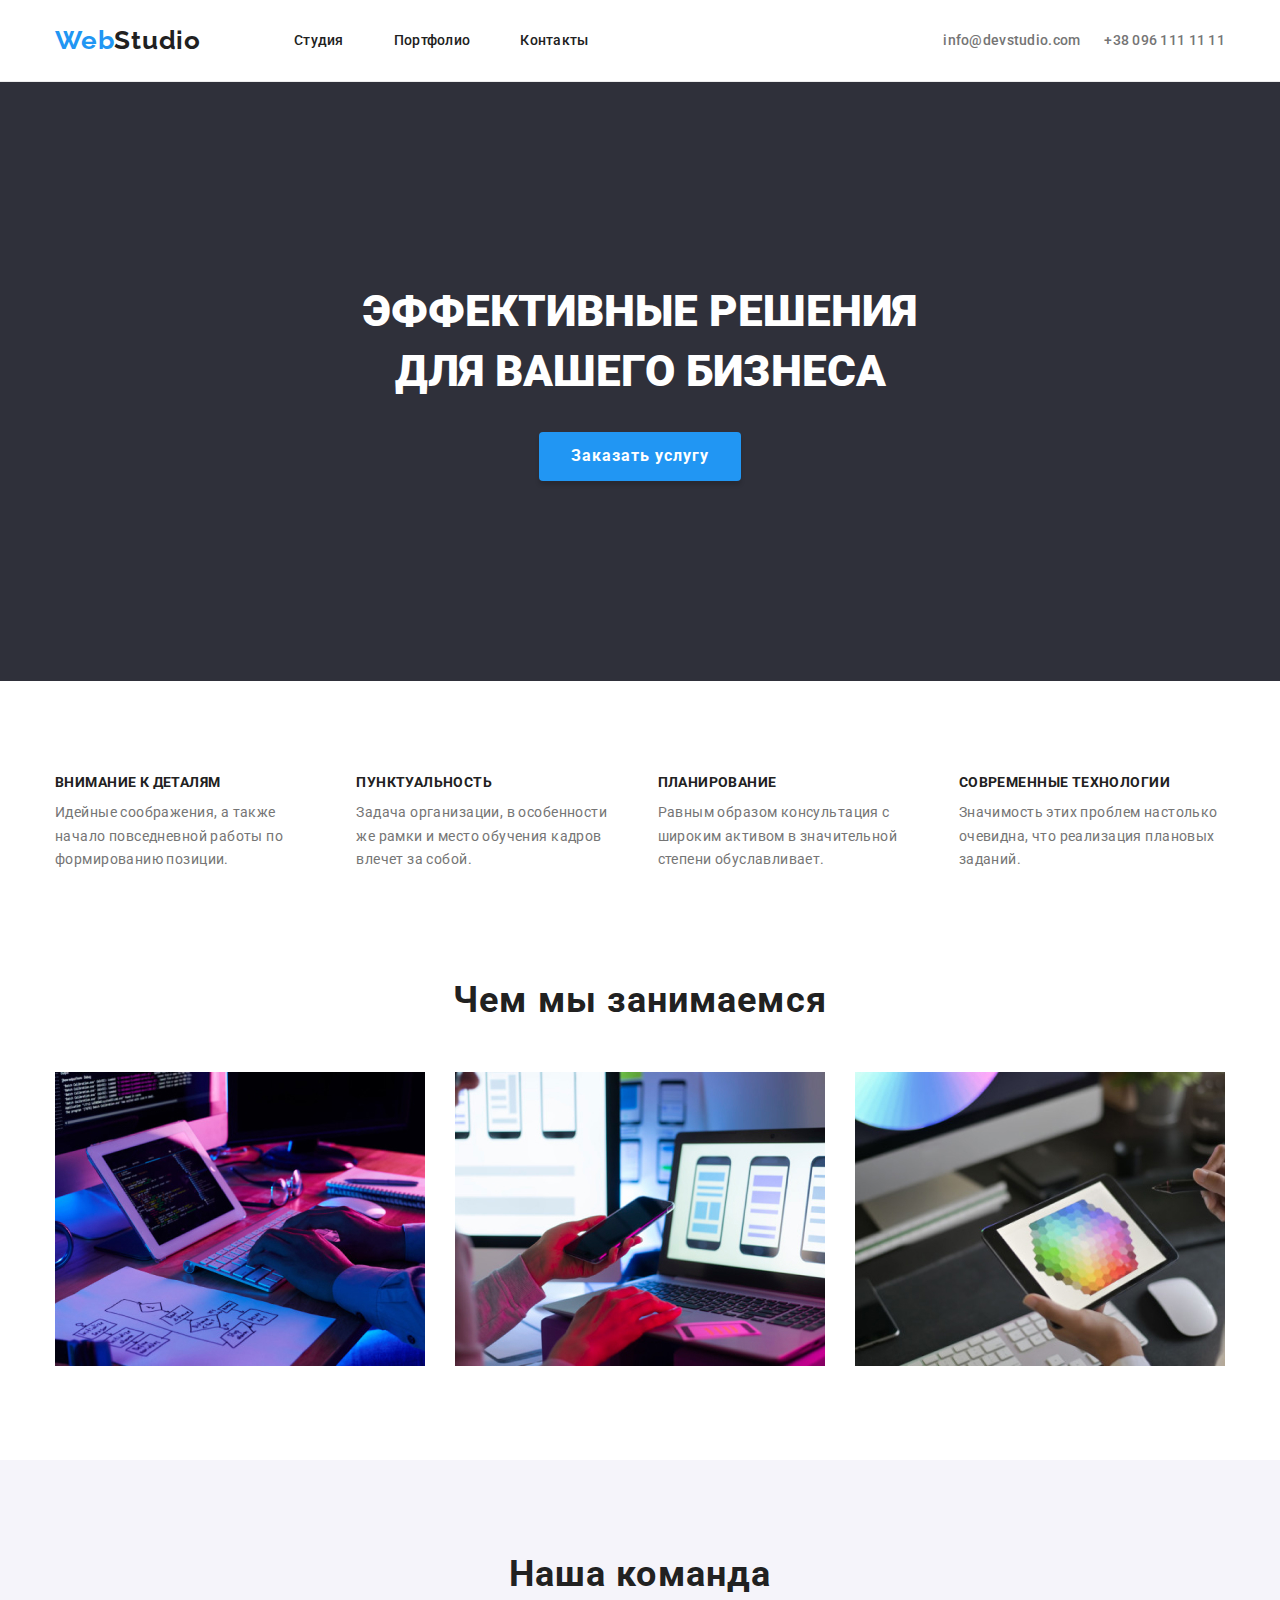
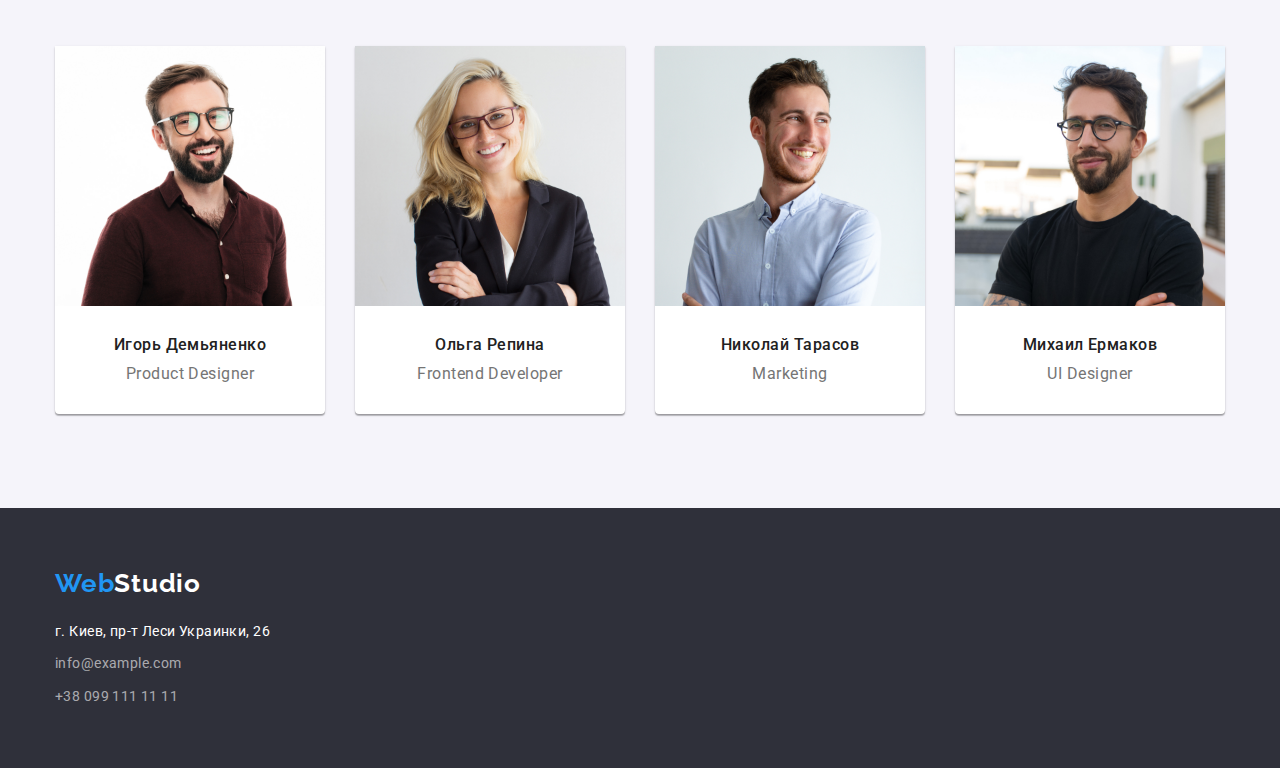
<file: index.html>
<!DOCTYPE html>
<html lang="ru">
  <head>
    <meta charset="UTF-8" />
    <meta http-equiv="X-UA-Compatible" content="IE=edge" />
    <meta name="viewport" content="width=device-width, initial-scale=1.0" />

    <title>Web Studio</title>
    <link
      href="https://fonts.googleapis.com/css2?family=Raleway:wght@700&family=Roboto:wght@400;500;700;900&display=swap"
      rel="stylesheet"
    />
    <link rel="preconnect" href="https://fonts.gstatic.com" crossorigin />
    <link
      rel="stylesheet"
      href="https://cdnjs.cloudflare.com/ajax/libs/modern-normalize/1.0.0/modern-normalize.min.css"
    />
    <link rel="stylesheet" href="./style/style.css" />
  </head>
  <body>
    <!--Шапка сайту-->
    <header>
      <div class="container-header">
        <nav class="navigation">
          <a class="navigation-logo" href="./index.html"
            ><span>Web</span>Studio</a
          >
          <ul class="navigation-list">
            <li>
              <a href="">Студия</a>
            </li>
            <li>
              <a href="./portfolio.html">Портфолио</a>
            </li>
            <li>
              <a href="">Контакты</a>
            </li>
          </ul>
        </nav>
        <a class="navigation-mail" href="mailto:info@devstudio.com">
          info@devstudio.com
        </a>
        <a class="navigation-tel" href="tel:+380961111111">
          +38 096 111 11 11
        </a>
      </div>
    </header>

    <!--Контентна частина сайту-->
    <main>
      <!--Hero-->
      <section class="hero-section">
        <div class="container-hero">
          <h1 class="hero-title">
            Эффективные решения<br />
            для вашего бизнеса
          </h1>
          <button class="hero-button" type="button">Заказать услугу</button>
        </div>
      </section>

      <!--Особливості-->
      <section class="features-section">
        <div class="features-container">
          <h2 class="visually-hidden">Особенности</h2>
          <ul class="features-list list">
            <li class="features-item">
              <h3 class="features-title">Внимание к деталям</h3>
              <p class="features-description">
                Идейные соображения, а также начало повседневной работы по
                формированию позиции.
              </p>
            </li>
            <li class="features-item">
              <h3 class="features-title">Пунктуальность</h3>
              <p class="features-description">
                Задача организации, в особенности же рамки и место обучения
                кадров влечет за собой.
              </p>
            </li>
            <li class="features-item">
              <h3 class="features-title">Планирование</h3>
              <p class="features-description">
                Равным образом консультация с широким активом в значительной
                степени обуславливает.
              </p>
            </li>
            <li class="features-item">
              <h3 class="features-title">Современные технологии</h3>
              <p class="features-description">
                Значимость этих проблем настолько очевидна, что реализация
                плановых заданий.
              </p>
            </li>
          </ul>
        </div>
      </section>

      <!--Чим ми займаємось-->
      <section class="activity-section">
        <div class="activity-container">
          <h2 class="activity-title">Чем мы занимаемся</h2>
          <ul class="activity-list">
            <li>
              <img src="./images/box1.jpg" alt="верстка сайту" width="370" />
            </li>
            <li>
              <img
                src="./images/box2.jpg"
                alt="адаптивність сайту"
                width="370"
              />
            </li>
            <li>
              <img src="./images/box3.jpg" alt="дизайн сайту" width="370" />
            </li>
          </ul>
        </div>
      </section>

      <!--Наша команда-->
      <section class="team-section">
        <div class="team-container">
          <h2 class="team-title">Наша команда</h2>
          <ul class="team-list">
            <li>
              <img
                src="./images/employee1.jpg"
                alt="Перший працівник"
                width="270"
              />
              <div class="team-members-name">
                <h3>Игорь Демьяненко</h3>
                <p>Product Designer</p>
              </div>
            </li>
            <li>
              <img
                src="./images/employee2.jpg"
                alt="Другий працівник"
                width="270"
              />
              <div class="team-members-name">
                <h3>Ольга Репина</h3>
                <p>Frontend Developer</p>
              </div>
            </li>
            <li>
              <img
                src="./images/employee3.jpg"
                alt="Третій працівник"
                width="270"
              />
              <div class="team-members-name">
                <h3>Николай Тарасов</h3>
                <p>Marketing</p>
              </div>
            </li>
            <li>
              <img
                src="./images/employee4.jpg"
                alt="Четвертий працівник"
                width="270"
              />
              <div class="team-members-name">
                <h3>Михаил Ермаков</h3>
                <p>UI Designer</p>
              </div>
            </li>
          </ul>
        </div>
      </section>
    </main>
    <!--Футер-->
    <footer>
      <div class="footer-container">
        <a class="footer-logo" href="./index.html"><span>Web</span>Studio</a>
        <address class="footer-adress">
          <a
            href="https://www.google.com/maps/place/%D0%B1%D1%83%D0%BB%D1%8C%D0%B2%D0%B0%D1%80+%D0%9B%D0%B5%D1%81%D1%96+%D0%A3%D0%BA%D1%80%D0%B0%D1%97%D0%BD%D0%BA%D0%B8,+26,+%D0%9A%D0%B8%D1%97%D0%B2,+%D0%A3%D0%BA%D1%80%D0%B0%D1%97%D0%BD%D0%B0,+02000/@50.4262439,30.5374973,17.52z/data=!4m5!3m4!1s0x40d4cf0e033ecbe9:0x57a4dffefec77da0!8m2!3d50.4265807!4d30.5383858"
            target="_blank"
          >
            г. Киев, пр-т Леси Украинки, 26</a
          >
        </address>
        <ul class="footer-list">
          <li>
            <a class="footer-email" href="mailto:info@example.com"
              >info@example.com</a
            >
          </li>
          <li>
            <a class="footer-tel" href="tel:+380991111111">+38 099 111 11 11</a>
          </li>
        </ul>
      </div>
    </footer>
  </body>
</html>
</file>
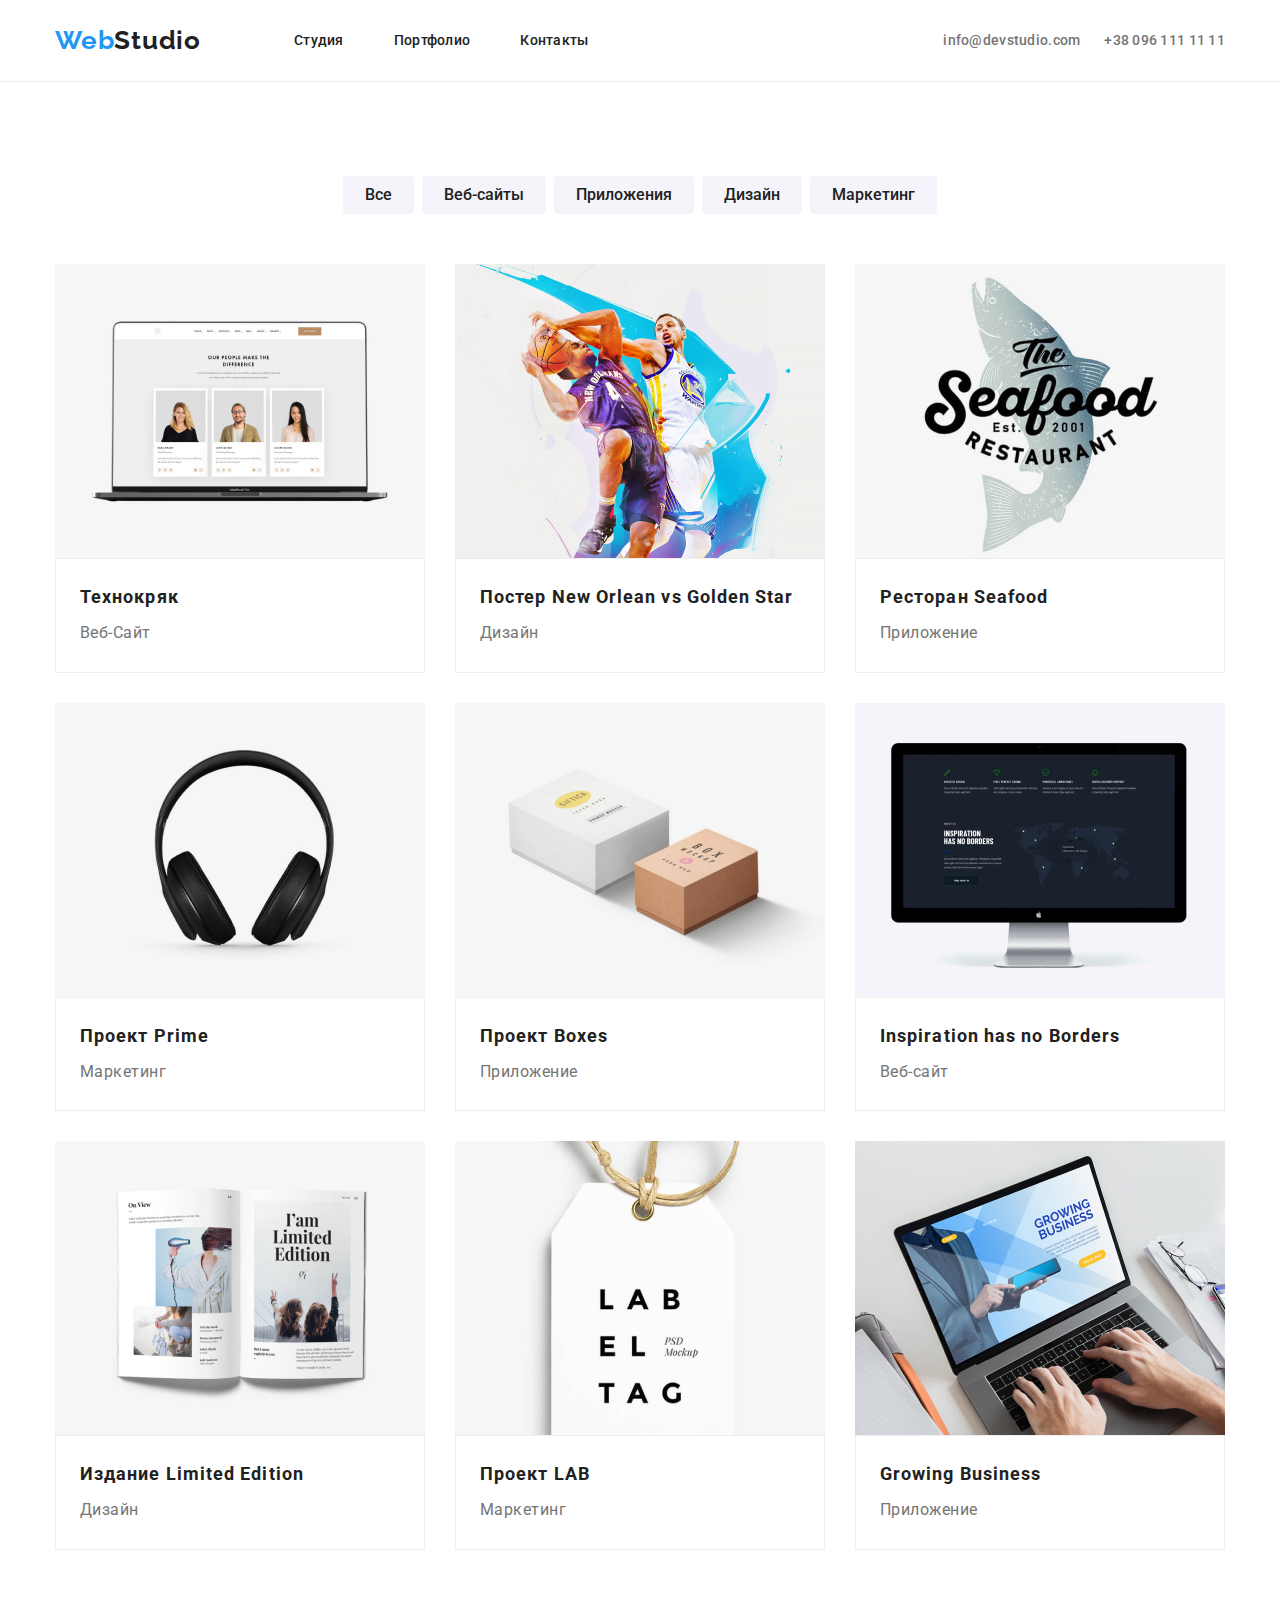
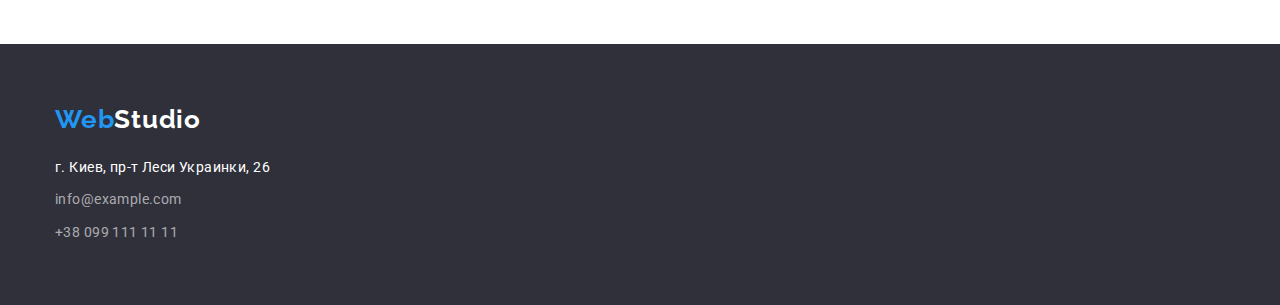
<file: portfolio.html>
<!DOCTYPE html>
<html lang="ru">
  <head>
    <meta charset="UTF-8" />
    <meta http-equiv="X-UA-Compatible" content="IE=edge" />
    <meta name="viewport" content="width=device-width, initial-scale=1.0" />

    <title>Web Studio</title>
    <link
      href="https://fonts.googleapis.com/css2?family=Raleway:wght@700&family=Roboto:wght@400;500;700;900&display=swap"
      rel="stylesheet"
    />
    <link rel="preconnect" href="https://fonts.gstatic.com" crossorigin />
    <link
      rel="stylesheet"
      href="https://cdnjs.cloudflare.com/ajax/libs/modern-normalize/1.0.0/modern-normalize.min.css"
    />
    <link rel="stylesheet" href="./style/style.css" />
  </head>
  <body>
    <!--Шапка сайту-->
    <header>
      <div class="container-header">
        <nav class="navigation">
          <a class="navigation-logo" href="./index.html"
            ><span>Web</span>Studio</a
          >
          <ul class="navigation-list">
            <li>
              <a href="./index.html">Студия</a>
            </li>
            <li>
              <a href="./portfolio.html">Портфолио</a>
            </li>
            <li>
              <a href="">Контакты</a>
            </li>
          </ul>
        </nav>
        <a class="navigation-mail" href="mailto:info@devstudio.com">
          info@devstudio.com
        </a>
        <a class="navigation-tel" href="tel:+380961111111">
          +38 096 111 11 11
        </a>
      </div>
    </header>

    <!-- Контентна частина -->
    <main>
      <section class="template-section">
        <div class="filters-container">
          <h2 class="template-title-hidden">Шаблоны</h2>
          <ul class="filters-list">
            <li><button type="button">Все</button></li>
            <li><button type="button">Веб-сайты</button></li>
            <li><button type="button">Приложения</button></li>
            <li><button type="button">Дизайн</button></li>
            <li><button type="button">Маркетинг</button></li>
          </ul>
        </div>
        <div class="template-container">
          <ul class="template-list">
            <li>
              <a href="#"
                ><img
                  src="./images/portfolioimg1.jpg"
                  alt="Веб-сайт пример"
                  width="370"
              /></a>
              <div class="card-text">
                <h3>Технокряк</h3>
                <p>Веб-Сайт</p>
              </div>
            </li>
            <li>
              <div class="card-thumb">
                <a href="#"
                  ><img
                    src="./images/portfolioimg2.jpg"
                    alt="Постер пример"
                    width="370"
                /></a>
              </div>
              <div class="card-text">
                <h3>Постер New Orlean vs Golden Star</h3>
                <p>Дизайн</p>
              </div>
            </li>
            <li>
              <div class="card-thumb">
                <a href="#"
                  ><img
                    src="./images/portfolioimg3.jpg"
                    alt="Приложение пример"
                    width="370"
                /></a>
              </div>
              <div class="card-text">
                <h3>Ресторан Seafood</h3>
                <p>Приложение</p>
              </div>
            </li>
            <li>
              <div class="card-thumb">
                <a href="#"
                  ><img
                    src="./images/portfolioimg4.jpg"
                    alt="Маркетинг пример"
                    width="370"
                /></a>
              </div>
              <div class="card-text">
                <h3>Проект Prime</h3>
                <p>Маркетинг</p>
              </div>
            </li>
            <li>
              <div class="card-thumb">
                <a href="#"
                  ><img
                    src="./images/portfolioimg5.jpg"
                    alt="Приложение пример"
                    width="370"
                /></a>
              </div>
              <div class="card-text">
                <h3>Проект Boxes</h3>
                <p>Приложение</p>
              </div>
            </li>
            <li>
              <div class="card-thumb">
                <a href="#"
                  ><img
                    src="./images/portfolioimg6.jpg"
                    alt="Веб-сайты пример"
                    width="370"
                /></a>
              </div>
              <div class="card-text">
                <h3>Inspiration has no Borders</h3>
                <p>Веб-сайт</p>
              </div>
            </li>
            <li>
              <div class="card-thumb">
                <a href="#"
                  ><img
                    src="./images/portfolioimg7.jpg"
                    alt="Дизайн пример"
                    width="370"
                /></a>
              </div>
              <div class="card-text">
                <h3>Издание Limited Edition</h3>
                <p>Дизайн</p>
              </div>
            </li>
            <li>
              <div class="card-thumb">
                <a href="#"
                  ><img
                    src="./images/portfolioimg8.jpg"
                    alt="Маркетинг пример"
                    width="370"
                /></a>
              </div>
              <div class="card-text">
                <h3>Проект LAB</h3>
                <p>Маркетинг</p>
              </div>
            </li>
            <li>
              <div class="card-thumb">
                <a href="#"
                  ><img
                    src="./images/portfolioimg9.jpg"
                    alt="Приложение пример"
                    width="370"
                /></a>
              </div>
              <div class="card-text">
                <h3>Growing Business</h3>
                <p>Приложение</p>
              </div>
            </li>
          </ul>
        </div>
      </section>
    </main>

    <!--Футер-->
    <footer>
      <div class="footer-container">
        <a class="footer-logo" href="./index.html"><span>Web</span>Studio</a>
        <address class="footer-adress">
          <a
            href="https://www.google.com/maps/place/%D0%B1%D1%83%D0%BB%D1%8C%D0%B2%D0%B0%D1%80+%D0%9B%D0%B5%D1%81%D1%96+%D0%A3%D0%BA%D1%80%D0%B0%D1%97%D0%BD%D0%BA%D0%B8,+26,+%D0%9A%D0%B8%D1%97%D0%B2,+%D0%A3%D0%BA%D1%80%D0%B0%D1%97%D0%BD%D0%B0,+02000/@50.4262439,30.5374973,17.52z/data=!4m5!3m4!1s0x40d4cf0e033ecbe9:0x57a4dffefec77da0!8m2!3d50.4265807!4d30.5383858"
            target="_blank"
          >
            г. Киев, пр-т Леси Украинки, 26</a
          >
        </address>
        <ul class="footer-list">
          <li>
            <a class="footer-email" href="mailto:info@example.com"
              >info@example.com</a
            >
          </li>
          <li>
            <a class="footer-tel" href="tel:+380991111111">+38 099 111 11 11</a>
          </li>
        </ul>
      </div>
    </footer>
  </body>
</html>
</file>
<file: style/style.css>
html {
    box-sizing: border-box;
}

*,
*::after,
*::before {
    box-sizing: inherit;
}

/* Стили для обнуления верхних отступов у элементов */
h1,
h2,
h3,
h4,
h5,
h6,
p {
    margin-top: 0;
}

/* Класс для обнуления базовых свойств у списков (ul) */
ul {
    list-style: none;
    padding-left: 0;
    margin: 0;
}

/* Класс для обнуления базовых свойств у ссылок */
a {
    text-decoration: none;
    color: inherit;
}

/* Свойства для корректного отображения картинок */
img {
    display: block;
    max-width: 100%;
    height: auto;
}

/* Свойства для обнуления курсива у address */
address {
    font-style: normal;
}
  
:root{
    --main-txt-color: #212121;
    --dark-blue-txt-color: #0f4877;
    --light-blue-txt-color: #2196F3;
    --medium-light-blue-color: #1d7ece;
    --grey-color: #757575;
    --white-color: #ffffff;
    --dark-white-color: #cecece;
    --dark-grey-color: #2F303A;
    --light-grey-color: #F5F4FA;
    --container-width: 1200px;
}

html{
    box-sizing: border-box;
}

body{
    font-family:'Roboto', 'Verdana';
    color: var(--main-txt-color);
}

/* HEADER */

header{
    border-bottom: 1px solid #ECECEC;
    padding: 25px 0;
}

.container-header {
    width: var(--container-width);
    display: flex;
    justify-content: space-between;
    align-items: center;
    margin: 0 auto;
    padding: 0 15px;
}

.navigation{
    display: flex;
    align-items: center;
}

.navigation-logo{
    font-family: 'Raleway', 'Verdana';
    font-weight: 700;
    font-size: 26px;
    line-height: 1.2;
    letter-spacing: 0.03em;
    color: var(--main-txt-color);
    text-decoration: none;
}

.navigation-logo span{
    color: var(--light-blue-txt-color);
}

.navigation-list{
    font-weight: 500;
    font-size: 14px;
    line-height: 1.14;
    letter-spacing: 0.02em;
    list-style: none;
    display: flex;
    gap: 50px;
    margin-left: 93px;
}

.navigation-list a{
    text-decoration: none;
    color: var(--main-txt-color);
}
 
.navigation-list a:hover,
.navigation-list a:focus{
    color: var(--light-blue-txt-color)
}

.navigation-list a:active{
    color: var(--dark-blue-txt-color);
}

.navigation-mail{
    margin-left: 331px;
}
.navigation-mail, .navigation-tel{
    text-decoration: none;
    font-weight: 500;
    font-size: 14px;
    line-height: 1.14;
    letter-spacing: 0.02em;
    color: var(--grey-color);
}

.navigation-mail:hover,
.navigation-mail:focus{
    color: var(--light-blue-txt-color);
}

.navigation-tel:hover,
.navigation-tel:focus{
    color: var(--light-blue-txt-color);
}

.navigation-mail:active{
    color: var(--dark-blue-txt-color);
}

.navigation-tel:active{
    color: var(--dark-blue-txt-color);
}

/* MAIN */


/* HERO SECTION */

.container-hero{
    width: var(--container-width);
    margin: 0 auto;
    padding: 0 15px;
}

.hero-section{
    background-color: #2F303A;
    font-family: "Roboto";
    padding: 200px 0;
}

.hero-title{
    font-weight: 900;
    font-size: 44px;
    line-height: 1.36;
    color: var(--white-color);
    text-align: center;
    text-transform: uppercase;
}

.hero-button{
    display: block;
    margin: auto;
    font-family: inherit;
    background: var(--light-blue-txt-color);
    box-shadow: 0px 4px 4px rgba(0, 0, 0, 0.15);
    border-radius: 4px;
    cursor: pointer;
    color: var(--white-color);
    font-weight: 700;
    font-size: 16px;
    line-height: 1.8;
    border: none;
    margin-top: 30px;
    padding: 10px 32px 10px 32px;
    letter-spacing: 0.06em;
}
.hero-button:hover,
.hero-button:focus{
    background-color: var(--medium-light-blue-color);
    color: var(--white-color);
}

.hero-button:active{
    background-color: var(--dark-blue-txt-color);
    color: var(--dark-white-color);
}

/* FEATURES SECTION */


.visually-hidden {
    position: absolute;
    width: 1px;
    height: 1px;
    margin: -1px;
    border: 0;
    padding: 0;
    white-space: nowrap;
    clip-path: inset(100%);
    clip: rect(0 0 0 0);
    overflow: hidden;
}

.features-section {
    padding: 94px 0;
}

.features-container {
    width: var(--container-width);
    margin: 0 auto;
    padding: 0 15px;
}

.features-list {
    display: flex;
    align-items: center;
}

.features-item {
    width: 275px;
}

.features-item + .features-item {
    margin-left: 35px;
}

.features-title {
    font-size: 14px;
    line-height: 1.14;
    letter-spacing: 0.03em;
    text-transform: uppercase;
    margin-bottom: 10px;
}

.features-description {
    font-size: 14px;
    line-height: 1.71;
    letter-spacing: 0.03em;
    color: var(--grey-color);
}


/* ACTIVITY SECTION */
.activity-container{
    width: var(--container-width);
    margin: 0 auto;
    padding: 0 15px;
}

.activity-section{
    padding: 0 0 94px 0;
}

.activity-title{
    font-weight: 700;
    font-size: 36px;
    line-height: 1.16;
    text-align: center;
    letter-spacing: 0.03em;
    margin-bottom: 50px;
}

.activity-list{
    list-style: none;
    display: flex;
    justify-content: space-between;
}


/* TEAM SECTION */

.team-container {
    width: var(--container-width);
    margin: 0 auto;
    padding: 0 15px;
}

.team-section {
    background-color: #F5F4FA;
    padding: 94px 0;
}

.team-title {
    font-weight: 700;
    font-size: 36px;
    line-height: 1.16;
    text-align: center;
    letter-spacing: 0.03em;
    color: var(--main-txt-color);
    margin-bottom: 50px;
}

.team-list {
    list-style: none;
    display: flex;
    justify-content: space-between;
}

.team-list li {
    background-color: var(--white-color);
    box-shadow: 0px 1px 3px rgba(0, 0, 0, 0.12), 0px 1px 1px rgba(0, 0, 0, 0.14), 0px 2px 1px rgba(0, 0, 0, 0.2);
    border-radius: 0px 0px 4px 4px;
}

.team-members-name{
    padding: 30px 0;
}

.team-list h3 {
    font-weight: 500;
    font-size: 16px;
    line-height: 1.18;
    letter-spacing: 0.03em;
    color: var(--main-txt-color);
    text-align: center;
    margin-bottom: 10px;
}

.team-list p {
    font-weight: 400;
    font-size: 16px;
    line-height: 1.18;
    letter-spacing: 0.03em;
    color: var(--grey-color);
    text-align: center;
    margin-bottom: 0;
}


/* FOOTER */

footer{
    background-color: var(--dark-grey-color);
    padding: 60px 0 60px 0;
}

.footer-container{
    width: var(--container-width);
    margin: 0 auto;
    padding: 0 15px;
}

.footer-logo{
    font-family: 'Raleway', 'Verdana';
    font-weight: 700;
    font-size: 26px;
    line-height: 1.2;
    letter-spacing: 0.03em;
    color: var(--white-color);
    text-decoration: none;
    display: inline-block;
    margin-bottom: 20px;
}

.footer-logo span {
    color: var(--light-blue-txt-color);
}

.footer-adress{
    font-style: unset;
    font-weight: 400;
    font-size: 14px;
    line-height: 24px;
    letter-spacing: 0.03em;
    margin-bottom: 9px;
}

.footer-adress a{
    text-decoration: none;
    color: var(--white-color);
}

.footer-adress a:hover,
.footer-adress a:focus{
    color: var(--light-blue-txt-color);
}

.footer-adress a:active{
    color: var(--dark-blue-txt-color);
}

.footer-list{
    font-weight: 400;
    font-size: 14px;
    line-height: 1.7;
    letter-spacing: 0.03em;
    list-style: none;

}

.footer-email{
    display: block;
    margin-bottom: 9px;
}

.footer-list a{
    color: rgba(255, 255, 255, 60%);
    text-decoration: none;
}

.footer-list a:hover,
.footer-list a:focus {
    color: var(--light-blue-txt-color)
}

.footer-list a:active {
    color: var(--dark-blue-txt-color);
}

/*                  СЕКТОР ПОРТФОЛІО                     */

/* FILTERS SECTION */

.filters-container{
    width: var(--container-width);
    margin: 0 auto;
    padding: 0 15px;
    margin-bottom: 50px;
}

.template-title-hidden{
    font-weight: 700;
    font-size: 36px;
    line-height: 1.16;
    text-align: center;
    letter-spacing: 0.03em;
    color: var(--main-txt-color);
    display: none;
}

.filters-list{
    list-style: none;
    display: flex;
    justify-content: center;
}

.filters-list li{
    margin-left: 8px;
}

.filters-list li:first-child{
    margin-left: 0;
}

.filters-list button{
    font-family: inherit;
    border: none;
    background: var(--light-grey-color);
    cursor: pointer;
    font-weight: 500;
    font-size: 16px;
    line-height: 1.6;
    text-align: center;
    color: var(--main-txt-color);
    border-radius: 4px;
    padding: 6px 22px;
}

.filters-list button:hover,
.filters-list button:focus{
    background-color: var(--medium-light-blue-color);
    color: var(--white-color);
    box-shadow: 0px 3px 1px rgba(0, 0, 0, 0.1), 0px 1px 2px rgba(0, 0, 0, 0.08), 0px 2px 2px rgba(0, 0, 0, 0.12);
}
    
.filters-list button:active {
    background-color: var(--dark-blue-txt-color);
    color: var(--dark-white-color);
}

/* TEMPLATES SECTION */

.template-section{
    padding: 94px 0;
}

.template-container{
    width: var(--container-width);
    margin: 0 auto;
    padding: 0 15px;
}

.template-title{
    font-weight: 700;
    font-size: 36px;
    line-height: 1.16;
    text-align: center;
    letter-spacing: 0.03em;
    color: var(--main-txt-color);
}

.template-list{
    list-style: none;
    display: flex;
    flex-wrap: wrap;
    margin-top: -30px;
    margin-left: -30px;
    
}
.template-list li {
    flex-basis: calc(100% / 3 - 30px);
    margin-top: 30px;
    margin-left: 30px;
}

.card-text{
    background: #FFFFFF;
    border: 1px solid #EEEEEE;
    width: 370px;
    padding: 20px 24px 4px 24px;
}

.template-list h3{
    font-weight: 700;
    font-size: 18px;
    line-height: 2;
    letter-spacing: 0.06em;
    color: var(--main-txt-color);
    margin-bottom: 4px;
}

.template-list p{
    font-weight: 400;
    font-size: 16px;
    line-height: 1.8;
    letter-spacing: 0.03em;
    color: var(--grey-color);
    margin-bottom: 20px;
}
</file>
